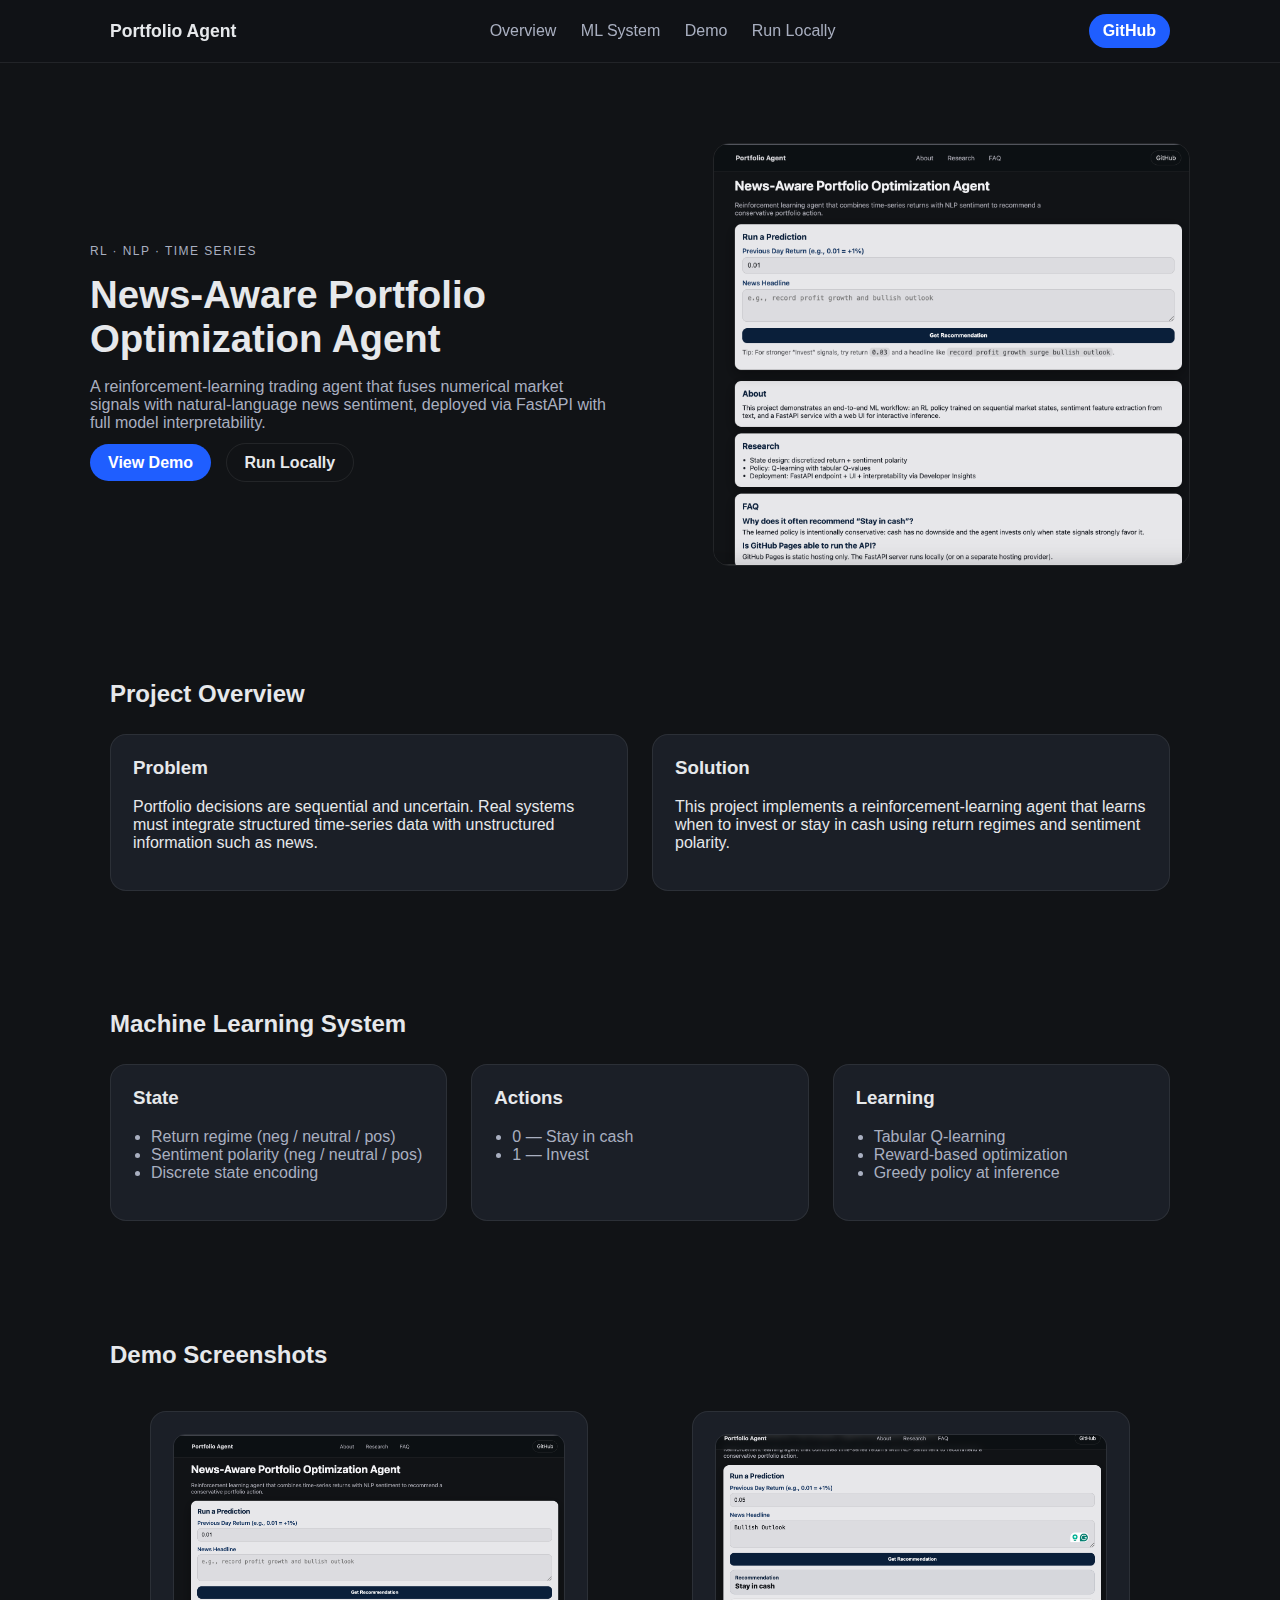
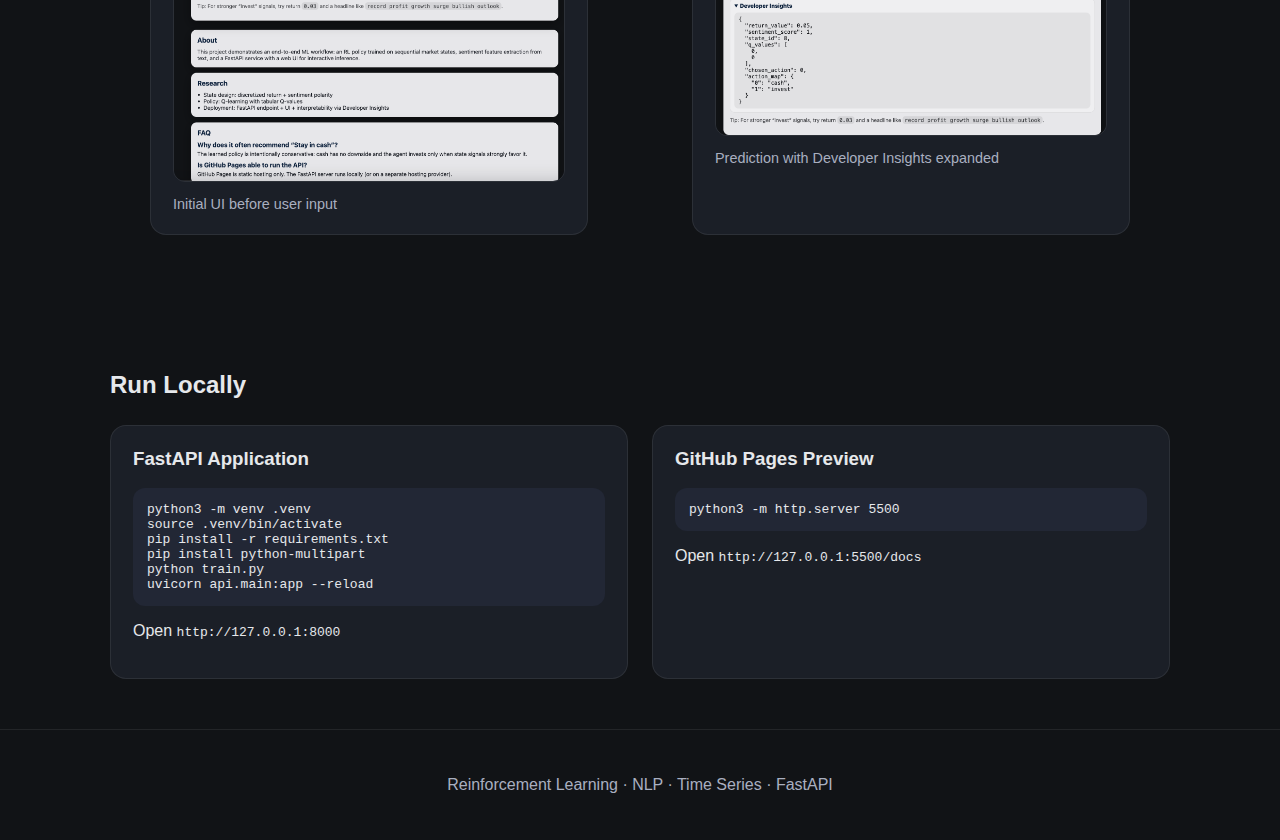
<file: docs/index.html>
<!DOCTYPE html>
<html lang="en">
<head>
  <meta charset="UTF-8" />
  <meta name="viewport" content="width=device-width, initial-scale=1.0"/>
  <title>News-Aware Portfolio Optimization Agent</title>
  <meta name="description" content="Reinforcement learning portfolio optimization agent combining time-series market data with NLP sentiment."/>
  <link rel="stylesheet" href="./styles.css" />
</head>

<body id="top">

  <!-- NAVBAR -->
  <header class="nav">
    <div class="nav-inner">
      <div class="brand">Portfolio Agent</div>

      <nav class="nav-links">
        <a href="#overview">Overview</a>
        <a href="#ml">ML System</a>
        <a href="#demo">Demo</a>
        <a href="#run">Run Locally</a>
      </nav>

      <a class="nav-btn" href="https://github.com/pranavkkp4/Portofolio-Optimization-Agent" target="_blank">
        GitHub
      </a>
    </div>
  </header>

  <!-- HERO -->
  <section class="hero">
    <div class="hero-inner">
      <div class="hero-text">
        <span class="tag">RL · NLP · TIME SERIES</span>
        <h1>
          News-Aware Portfolio<br/>
          Optimization Agent
        </h1>
        <p>
          A reinforcement-learning trading agent that fuses numerical market signals
          with natural-language news sentiment, deployed via FastAPI with full model
          interpretability.
        </p>

        <div class="hero-actions">
          <a href="#demo" class="btn primary">View Demo</a>
          <a href="#run" class="btn secondary">Run Locally</a>
        </div>
      </div>

      <div class="hero-image">
        <img src="./assets/Home Page.png" alt="Portfolio agent home screen" />
      </div>
    </div>
  </section>

  <!-- OVERVIEW -->
  <section class="section" id="overview">
    <h2>Project Overview</h2>
    <div class="grid">
      <div class="card">
        <h3>Problem</h3>
        <p>
          Portfolio decisions are sequential and uncertain. Real systems must integrate
          structured time-series data with unstructured information such as news.
        </p>
      </div>

      <div class="card">
        <h3>Solution</h3>
        <p>
          This project implements a reinforcement-learning agent that learns when to
          invest or stay in cash using return regimes and sentiment polarity.
        </p>
      </div>
    </div>
  </section>

  <!-- ML DETAILS -->
  <section class="section" id="ml">
    <h2>Machine Learning System</h2>

    <div class="grid three">
      <div class="card">
        <h3>State</h3>
        <ul>
          <li>Return regime (neg / neutral / pos)</li>
          <li>Sentiment polarity (neg / neutral / pos)</li>
          <li>Discrete state encoding</li>
        </ul>
      </div>

      <div class="card">
        <h3>Actions</h3>
        <ul>
          <li>0 — Stay in cash</li>
          <li>1 — Invest</li>
        </ul>
      </div>

      <div class="card">
        <h3>Learning</h3>
        <ul>
          <li>Tabular Q-learning</li>
          <li>Reward-based optimization</li>
          <li>Greedy policy at inference</li>
        </ul>
      </div>
    </div>
  </section>

  <!-- DEMO -->
  <section class="section" id="demo">
    <h2>Demo Screenshots</h2>

    <div class="grid">
      <figure class="card image-card">
        <img src="./assets/Home Page.png" alt="Home page before input" />
        <figcaption>Initial UI before user input</figcaption>
      </figure>

      <figure class="card image-card">
        <img src="./assets/Dev Pic.png" alt="Developer insights open" />
        <figcaption>Prediction with Developer Insights expanded</figcaption>
      </figure>
    </div>
  </section>

  <!-- RUN -->
  <section class="section" id="run">
    <h2>Run Locally</h2>

    <div class="grid">
      <div class="card">
        <h3>FastAPI Application</h3>
        <pre><code>python3 -m venv .venv
source .venv/bin/activate
pip install -r requirements.txt
pip install python-multipart
python train.py
uvicorn api.main:app --reload</code></pre>
        <p>Open <code>http://127.0.0.1:8000</code></p>
      </div>

      <div class="card">
        <h3>GitHub Pages Preview</h3>
        <pre><code>python3 -m http.server 5500</code></pre>
        <p>Open <code>http://127.0.0.1:5500/docs</code></p>
      </div>
    </div>
  </section>

  <footer class="footer">
    <p>
      Reinforcement Learning · NLP · Time Series · FastAPI
    </p>
  </footer>

</body>
</html>
</file>
<file: docs/styles.css>
:root {
  --bg: #111316;
  --panel: #1b1f27;
  --panel-light: #222735;
  --text: #e6e8eb;
  --muted: #a9afc0;
  --blue: #1f5eff;
  --blue-dark: #163fba;
  --border: rgba(255,255,255,0.08);
}

* {
  box-sizing: border-box;
}

body {
  margin: 0;
  font-family: -apple-system, BlinkMacSystemFont, "Segoe UI", Roboto, Arial, sans-serif;
  background: var(--bg);
  color: var(--text);
}

/* NAVBAR */
.nav {
  position: sticky;
  top: 0;
  background: rgba(17,19,22,0.85);
  backdrop-filter: blur(8px);
  border-bottom: 1px solid var(--border);
  z-index: 10;
}

.nav-inner {
  max-width: 1100px;
  margin: auto;
  padding: 14px 20px;
  display: flex;
  align-items: center;
  justify-content: space-between;
}

.brand {
  font-weight: 800;
  font-size: 1.1rem;
}

.nav-links a {
  margin: 0 10px;
  text-decoration: none;
  color: var(--muted);
  font-weight: 500;
}

.nav-links a:hover {
  color: var(--text);
}

.nav-btn {
  padding: 8px 14px;
  border-radius: 999px;
  background: var(--blue);
  color: white;
  text-decoration: none;
  font-weight: 600;
}

.nav-btn:hover {
  background: var(--blue-dark);
}

/* HERO */
.hero {
  padding: 80px 20px 40px;
}

.hero-inner {
  max-width: 1100px;
  margin: auto;
  display: grid;
  grid-template-columns: 1.1fr 0.9fr;
  gap: 40px;
  align-items: center;
}

.hero-text h1 {
  font-size: 2.4rem;
  line-height: 1.15;
  margin: 14px 0;
}

.hero-text p {
  color: var(--muted);
  max-width: 520px;
}

.tag {
  font-size: 0.75rem;
  letter-spacing: 0.12em;
  color: var(--muted);
}

.hero-actions {
  margin-top: 22px;
}

.btn {
  padding: 10px 18px;
  border-radius: 999px;
  text-decoration: none;
  font-weight: 600;
  margin-right: 10px;
}

.primary {
  background: var(--blue);
  color: white;
}

.secondary {
  border: 1px solid var(--border);
  color: var(--text);
}

.hero-image img {
  width: 100%;
  border-radius: 16px;
  border: 1px solid var(--border);
}

/* SECTIONS */
.section {
  max-width: 1100px;
  margin: auto;
  padding: 50px 20px;
}

.section h2 {
  margin-bottom: 26px;
}

/* GRID */
.grid {
  display: grid;
  grid-template-columns: repeat(2, 1fr);
  gap: 24px;
}

.grid.three {
  grid-template-columns: repeat(3, 1fr);
}

/* CARDS */
.card {
  background: var(--panel);
  border: 1px solid var(--border);
  border-radius: 16px;
  padding: 22px;
}

.card h3 {
  margin-top: 0;
}

.card ul {
  padding-left: 18px;
  color: var(--muted);
}

/* IMAGES */
.image-card img {
  width: 100%;
  border-radius: 12px;
  border: 1px solid var(--border);
}

figcaption {
  margin-top: 10px;
  font-size: 0.9rem;
  color: var(--muted);
}

/* CODE */
pre {
  background: var(--panel-light);
  padding: 14px;
  border-radius: 12px;
  overflow-x: auto;
}

/* FOOTER */
.footer {
  padding: 30px 20px;
  text-align: center;
  color: var(--muted);
  border-top: 1px solid var(--border);
}

/* RESPONSIVE */
@media (max-width: 900px) {
  .hero-inner {
    grid-template-columns: 1fr;
  }
  .grid,
  .grid.three {
    grid-template-columns: 1fr;
  }
}
</file>
